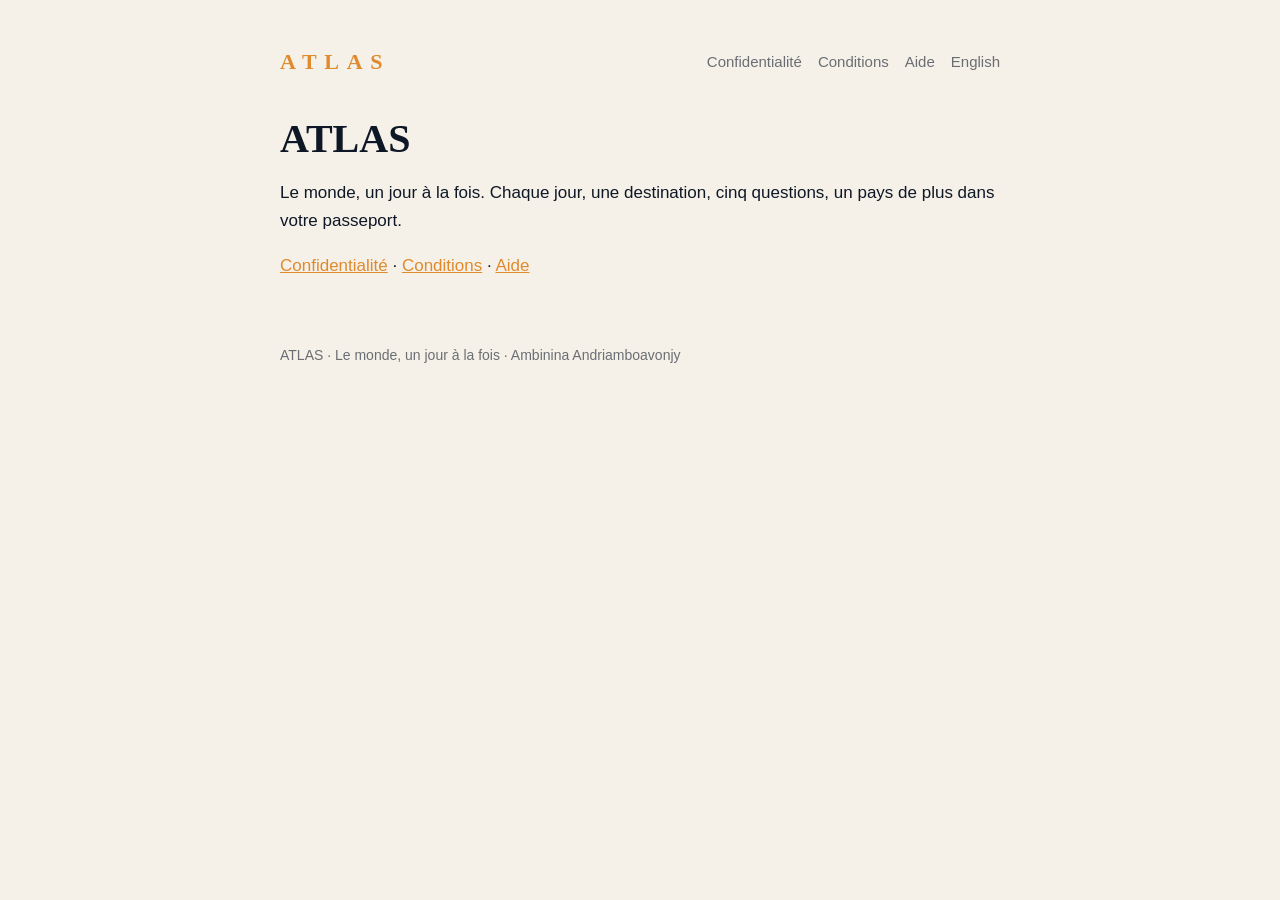
<file: index.html>
<!doctype html><html lang="fr"><head><meta charset="utf-8"><meta name="viewport" content="width=device-width,initial-scale=1">
<title>ATLAS · ATLAS</title><link rel="stylesheet" href="style.css"></head><body><main>
<header><a class="brand" href="index.html">ATLAS</a><nav><a href="privacy.html">Confidentialité</a><a href="terms.html">Conditions</a><a href="support.html">Aide</a><a href="en/index.html">English</a></nav></header>
<h1>ATLAS</h1><p>Le monde, un jour à la fois. Chaque jour, une destination, cinq questions, un pays de plus dans votre passeport.</p>
<p><a href="privacy.html">Confidentialité</a> · <a href="terms.html">Conditions</a> · <a href="support.html">Aide</a></p>
<footer>ATLAS · Le monde, un jour à la fois · Ambinina Andriamboavonjy</footer></main></body></html>
</file>
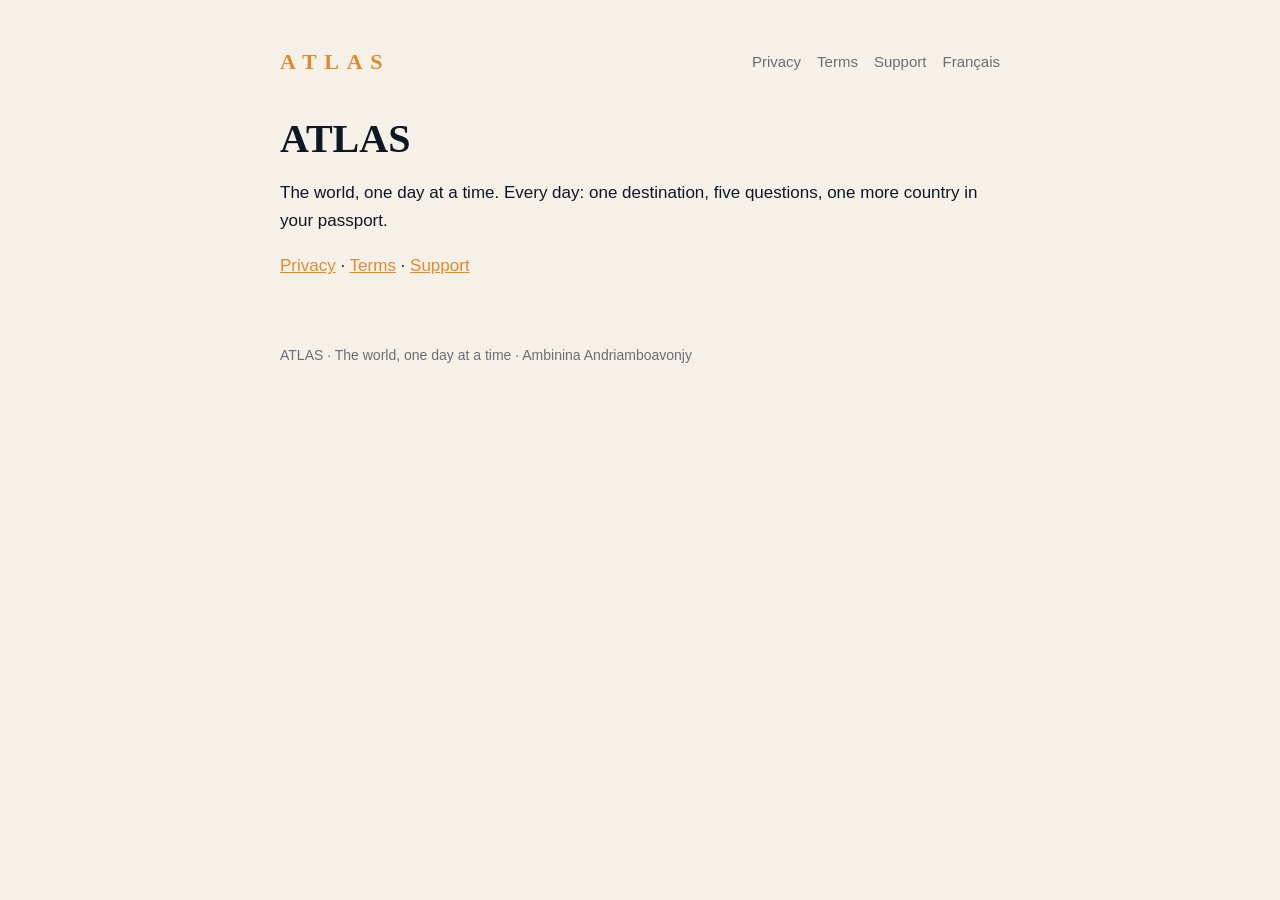
<file: en/index.html>
<!doctype html><html lang="en"><head><meta charset="utf-8"><meta name="viewport" content="width=device-width,initial-scale=1">
<title>ATLAS · ATLAS</title><link rel="stylesheet" href="../style.css"></head><body><main>
<header><a class="brand" href="../en/index.html">ATLAS</a><nav><a href="privacy.html">Privacy</a><a href="terms.html">Terms</a><a href="support.html">Support</a><a href="../index.html">Français</a></nav></header>
<h1>ATLAS</h1><p>The world, one day at a time. Every day: one destination, five questions, one more country in your passport.</p>
<p><a href="privacy.html">Privacy</a> · <a href="terms.html">Terms</a> · <a href="support.html">Support</a></p>
<footer>ATLAS · The world, one day at a time · Ambinina Andriamboavonjy</footer></main></body></html>
</file>
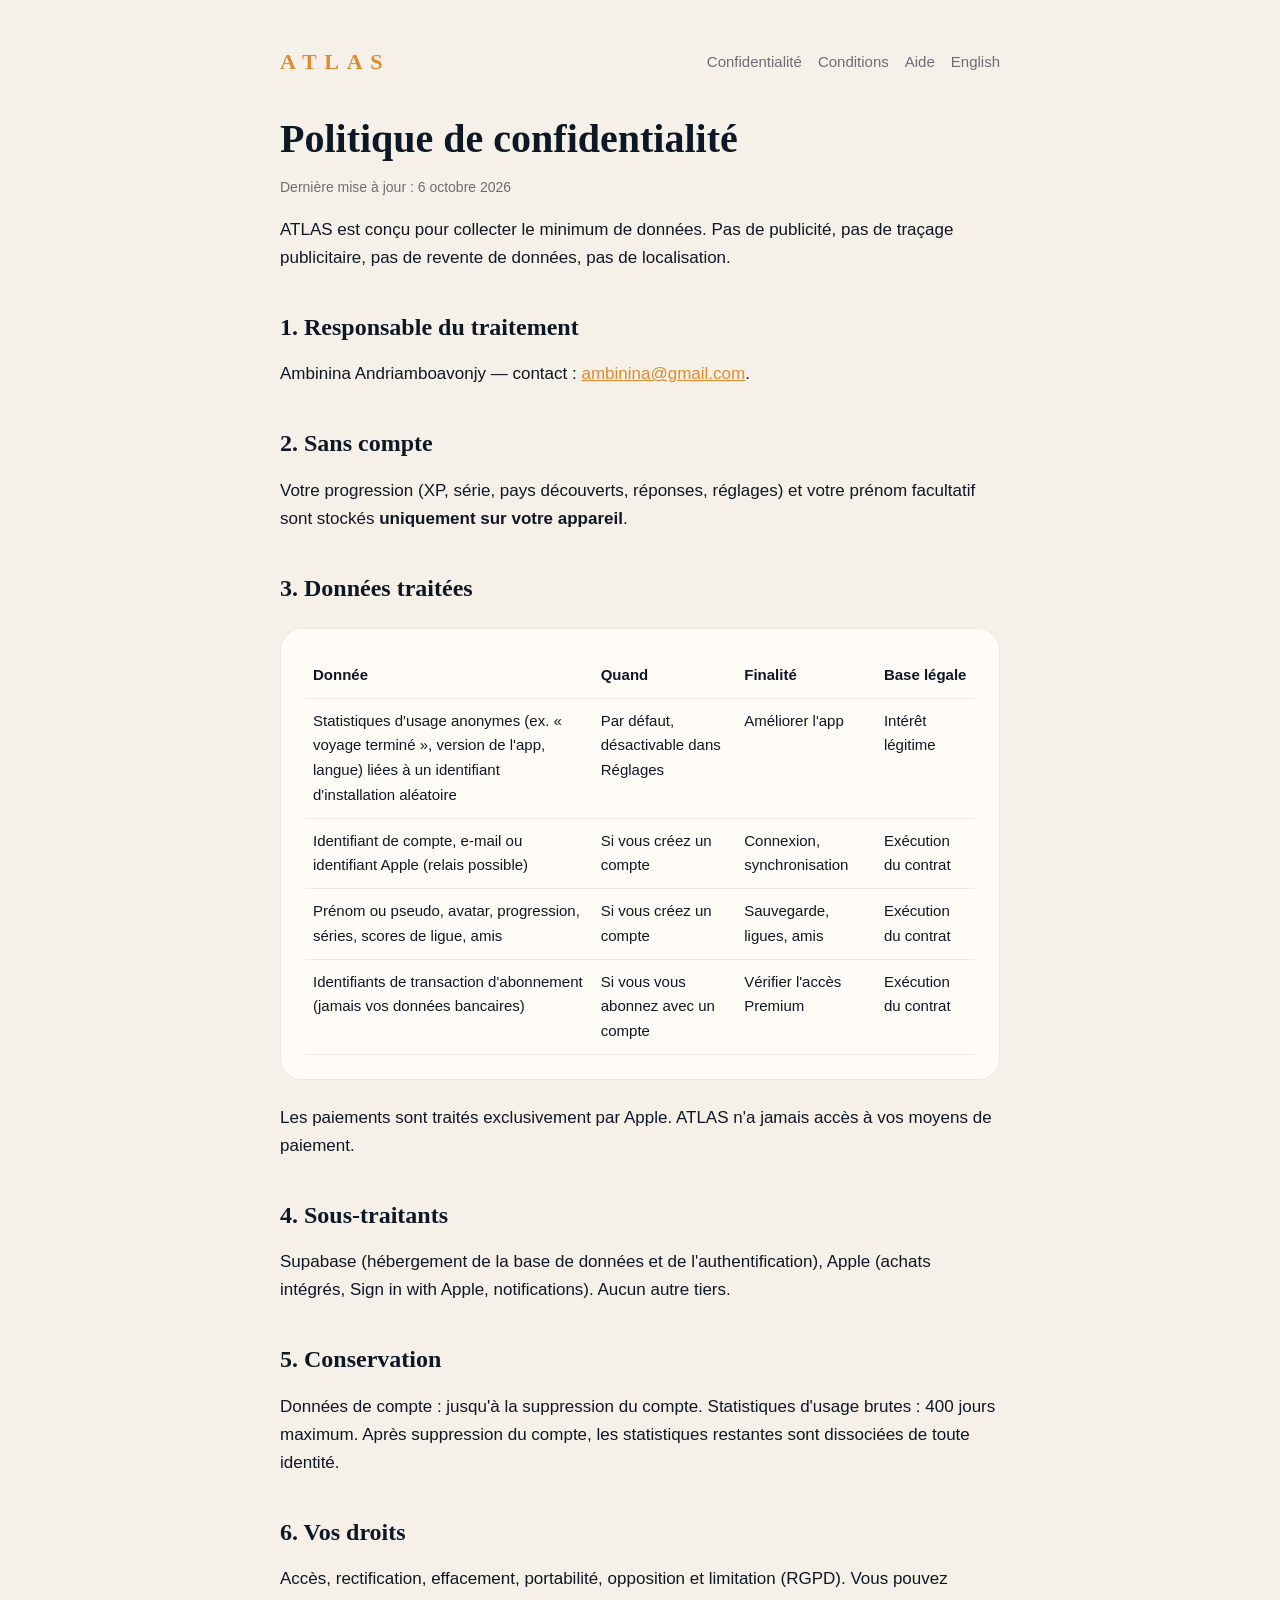
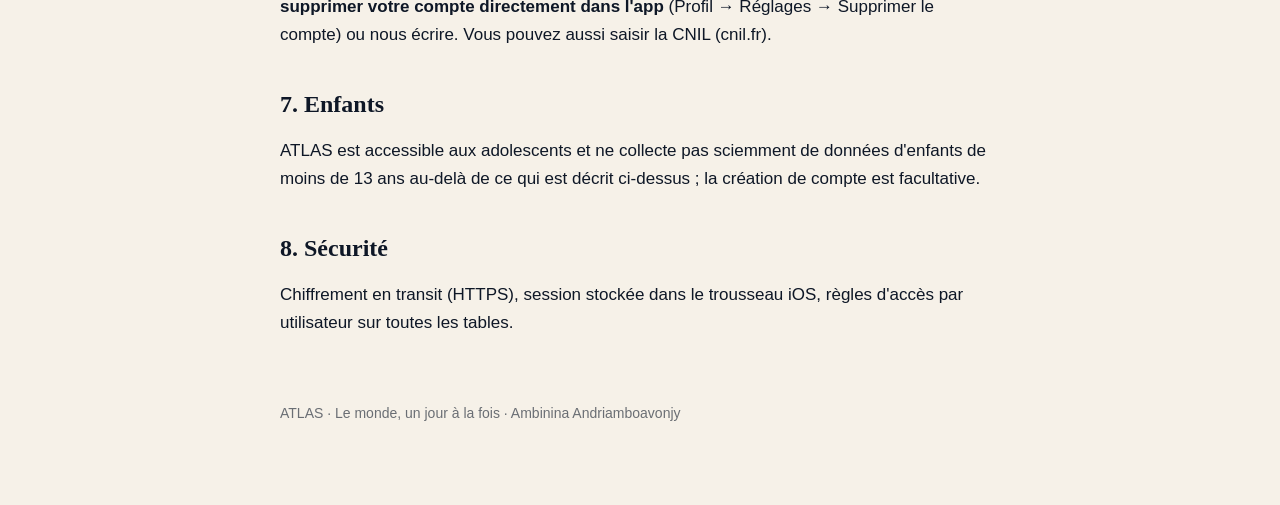
<file: privacy.html>
<!doctype html><html lang="fr"><head><meta charset="utf-8"><meta name="viewport" content="width=device-width,initial-scale=1">
<title>Confidentialité · ATLAS</title><link rel="stylesheet" href="style.css"></head><body><main>
<header><a class="brand" href="index.html">ATLAS</a><nav><a href="privacy.html">Confidentialité</a><a href="terms.html">Conditions</a><a href="support.html">Aide</a><a href="en/privacy.html">English</a></nav></header>
<h1>Politique de confidentialité</h1><p class="meta">Dernière mise à jour : 6 octobre 2026</p>
<p>ATLAS est conçu pour collecter le minimum de données. Pas de publicité, pas de traçage publicitaire, pas de revente de données, pas de localisation.</p>
<h2>1. Responsable du traitement</h2><p>Ambinina Andriamboavonjy — contact : <a href="mailto:ambinina@gmail.com">ambinina@gmail.com</a>.</p>
<h2>2. Sans compte</h2><p>Votre progression (XP, série, pays découverts, réponses, réglages) et votre prénom facultatif sont stockés <strong>uniquement sur votre appareil</strong>.</p>
<h2>3. Données traitées</h2><div class="card"><table>
<tr><th>Donnée</th><th>Quand</th><th>Finalité</th><th>Base légale</th></tr>
<tr><td>Statistiques d'usage anonymes (ex. « voyage terminé », version de l'app, langue) liées à un identifiant d'installation aléatoire</td><td>Par défaut, désactivable dans Réglages</td><td>Améliorer l'app</td><td>Intérêt légitime</td></tr>
<tr><td>Identifiant de compte, e-mail ou identifiant Apple (relais possible)</td><td>Si vous créez un compte</td><td>Connexion, synchronisation</td><td>Exécution du contrat</td></tr>
<tr><td>Prénom ou pseudo, avatar, progression, séries, scores de ligue, amis</td><td>Si vous créez un compte</td><td>Sauvegarde, ligues, amis</td><td>Exécution du contrat</td></tr>
<tr><td>Identifiants de transaction d'abonnement (jamais vos données bancaires)</td><td>Si vous vous abonnez avec un compte</td><td>Vérifier l'accès Premium</td><td>Exécution du contrat</td></tr>
</table></div>
<p>Les paiements sont traités exclusivement par Apple. ATLAS n'a jamais accès à vos moyens de paiement.</p>
<h2>4. Sous-traitants</h2><p>Supabase (hébergement de la base de données et de l'authentification), Apple (achats intégrés, Sign in with Apple, notifications). Aucun autre tiers.</p>
<h2>5. Conservation</h2><p>Données de compte : jusqu'à la suppression du compte. Statistiques d'usage brutes : 400 jours maximum. Après suppression du compte, les statistiques restantes sont dissociées de toute identité.</p>
<h2>6. Vos droits</h2><p>Accès, rectification, effacement, portabilité, opposition et limitation (RGPD). Vous pouvez <strong>supprimer votre compte directement dans l'app</strong> (Profil → Réglages → Supprimer le compte) ou nous écrire. Vous pouvez aussi saisir la CNIL (cnil.fr).</p>
<h2>7. Enfants</h2><p>ATLAS est accessible aux adolescents et ne collecte pas sciemment de données d'enfants de moins de 13 ans au-delà de ce qui est décrit ci-dessus ; la création de compte est facultative.</p>
<h2>8. Sécurité</h2><p>Chiffrement en transit (HTTPS), session stockée dans le trousseau iOS, règles d'accès par utilisateur sur toutes les tables.</p>
<footer>ATLAS · Le monde, un jour à la fois · Ambinina Andriamboavonjy</footer></main></body></html>
</file>
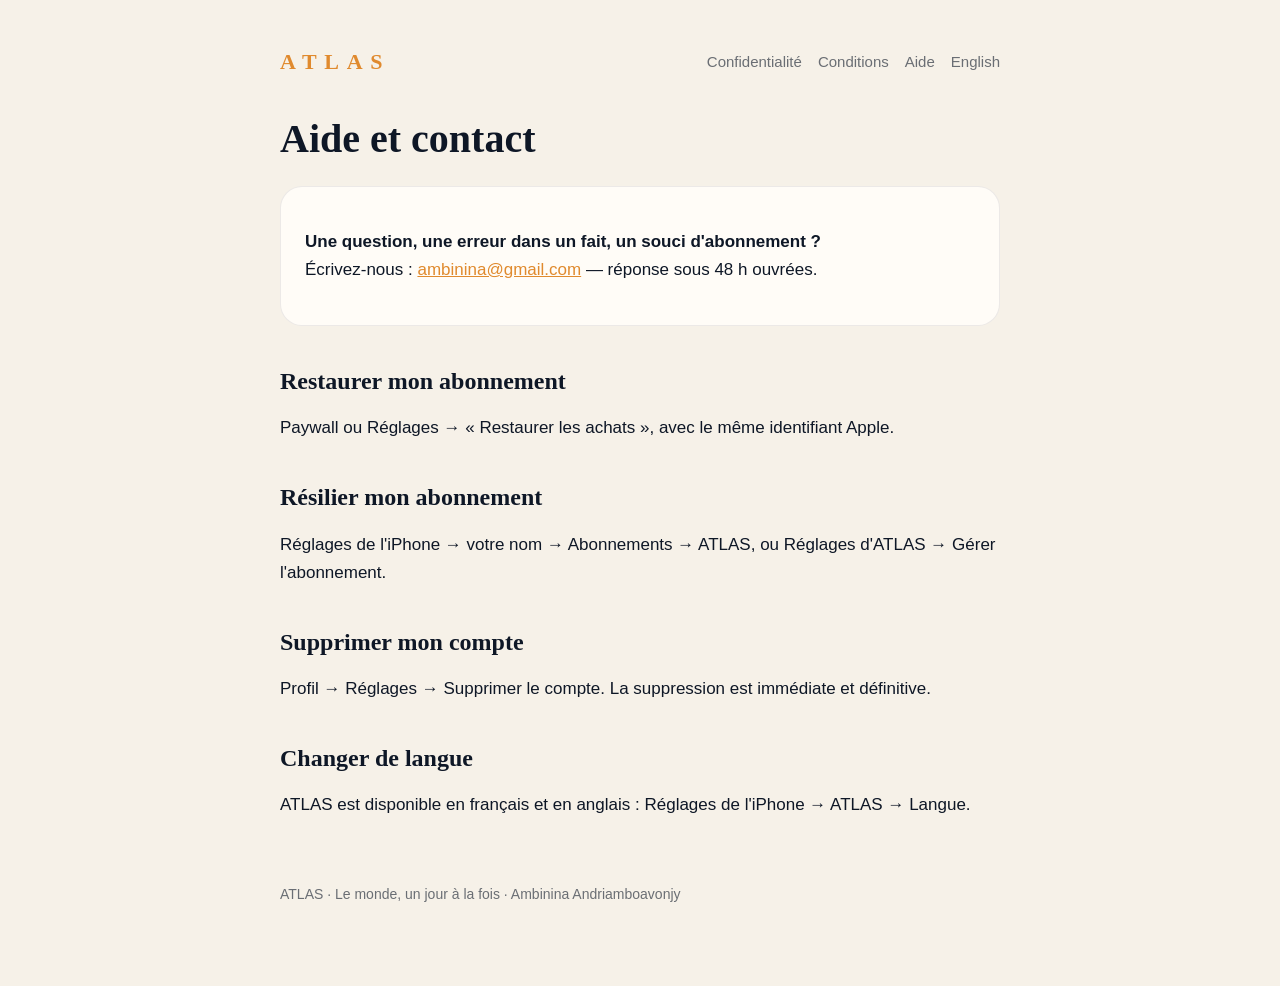
<file: support.html>
<!doctype html><html lang="fr"><head><meta charset="utf-8"><meta name="viewport" content="width=device-width,initial-scale=1">
<title>Aide · ATLAS</title><link rel="stylesheet" href="style.css"></head><body><main>
<header><a class="brand" href="index.html">ATLAS</a><nav><a href="privacy.html">Confidentialité</a><a href="terms.html">Conditions</a><a href="support.html">Aide</a><a href="en/support.html">English</a></nav></header>
<h1>Aide et contact</h1>
<div class="card"><p><strong>Une question, une erreur dans un fait, un souci d'abonnement ?</strong><br>Écrivez-nous : <a href="mailto:ambinina@gmail.com">ambinina@gmail.com</a> — réponse sous 48 h ouvrées.</p></div>
<h2>Restaurer mon abonnement</h2><p>Paywall ou Réglages → « Restaurer les achats », avec le même identifiant Apple.</p>
<h2>Résilier mon abonnement</h2><p>Réglages de l'iPhone → votre nom → Abonnements → ATLAS, ou Réglages d'ATLAS → Gérer l'abonnement.</p>
<h2>Supprimer mon compte</h2><p>Profil → Réglages → Supprimer le compte. La suppression est immédiate et définitive.</p>
<h2>Changer de langue</h2><p>ATLAS est disponible en français et en anglais : Réglages de l'iPhone → ATLAS → Langue.</p>
<footer>ATLAS · Le monde, un jour à la fois · Ambinina Andriamboavonjy</footer></main></body></html>
</file>
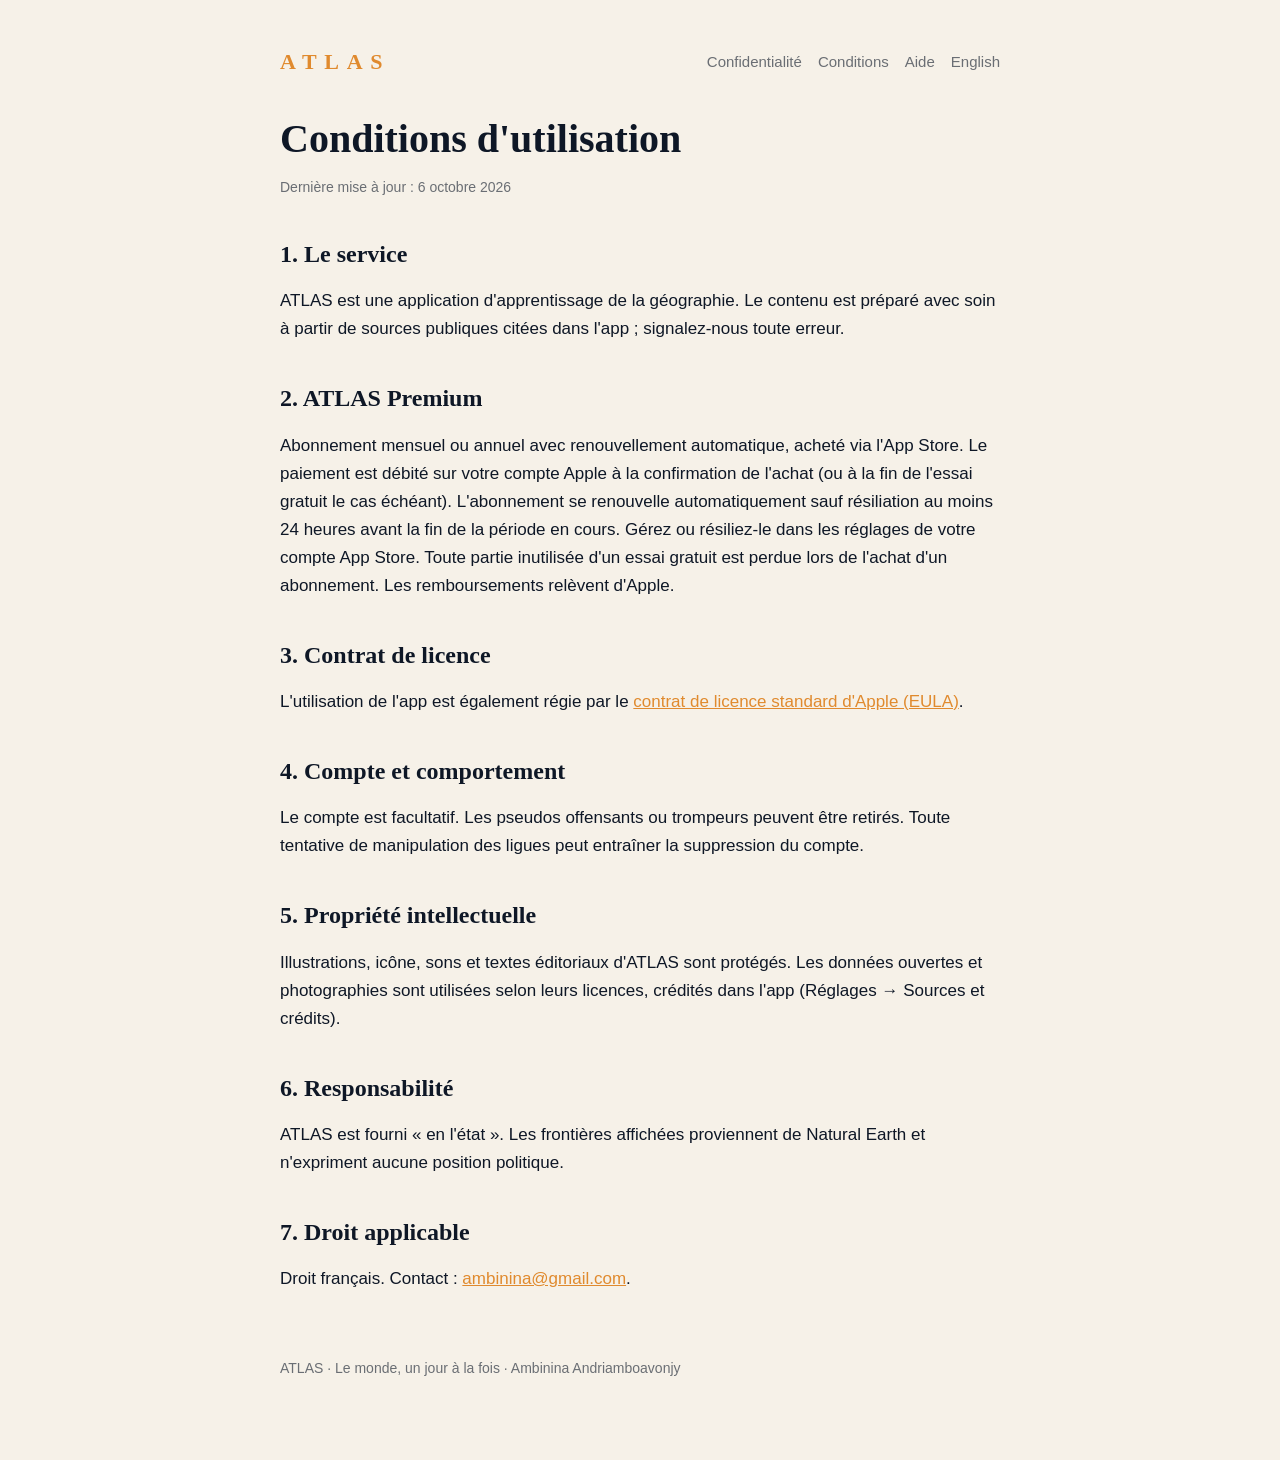
<file: terms.html>
<!doctype html><html lang="fr"><head><meta charset="utf-8"><meta name="viewport" content="width=device-width,initial-scale=1">
<title>Conditions · ATLAS</title><link rel="stylesheet" href="style.css"></head><body><main>
<header><a class="brand" href="index.html">ATLAS</a><nav><a href="privacy.html">Confidentialité</a><a href="terms.html">Conditions</a><a href="support.html">Aide</a><a href="en/terms.html">English</a></nav></header>
<h1>Conditions d'utilisation</h1><p class="meta">Dernière mise à jour : 6 octobre 2026</p>
<h2>1. Le service</h2><p>ATLAS est une application d'apprentissage de la géographie. Le contenu est préparé avec soin à partir de sources publiques citées dans l'app ; signalez-nous toute erreur.</p>
<h2>2. ATLAS Premium</h2><p>Abonnement mensuel ou annuel avec renouvellement automatique, acheté via l'App Store. Le paiement est débité sur votre compte Apple à la confirmation de l'achat (ou à la fin de l'essai gratuit le cas échéant). L'abonnement se renouvelle automatiquement sauf résiliation au moins 24 heures avant la fin de la période en cours. Gérez ou résiliez-le dans les réglages de votre compte App Store. Toute partie inutilisée d'un essai gratuit est perdue lors de l'achat d'un abonnement. Les remboursements relèvent d'Apple.</p>
<h2>3. Contrat de licence</h2><p>L'utilisation de l'app est également régie par le <a href="https://www.apple.com/legal/internet-services/itunes/dev/stdeula/">contrat de licence standard d'Apple (EULA)</a>.</p>
<h2>4. Compte et comportement</h2><p>Le compte est facultatif. Les pseudos offensants ou trompeurs peuvent être retirés. Toute tentative de manipulation des ligues peut entraîner la suppression du compte.</p>
<h2>5. Propriété intellectuelle</h2><p>Illustrations, icône, sons et textes éditoriaux d'ATLAS sont protégés. Les données ouvertes et photographies sont utilisées selon leurs licences, crédités dans l'app (Réglages → Sources et crédits).</p>
<h2>6. Responsabilité</h2><p>ATLAS est fourni « en l'état ». Les frontières affichées proviennent de Natural Earth et n'expriment aucune position politique.</p>
<h2>7. Droit applicable</h2><p>Droit français. Contact : <a href="mailto:ambinina@gmail.com">ambinina@gmail.com</a>.</p>
<footer>ATLAS · Le monde, un jour à la fois · Ambinina Andriamboavonjy</footer></main></body></html>
</file>
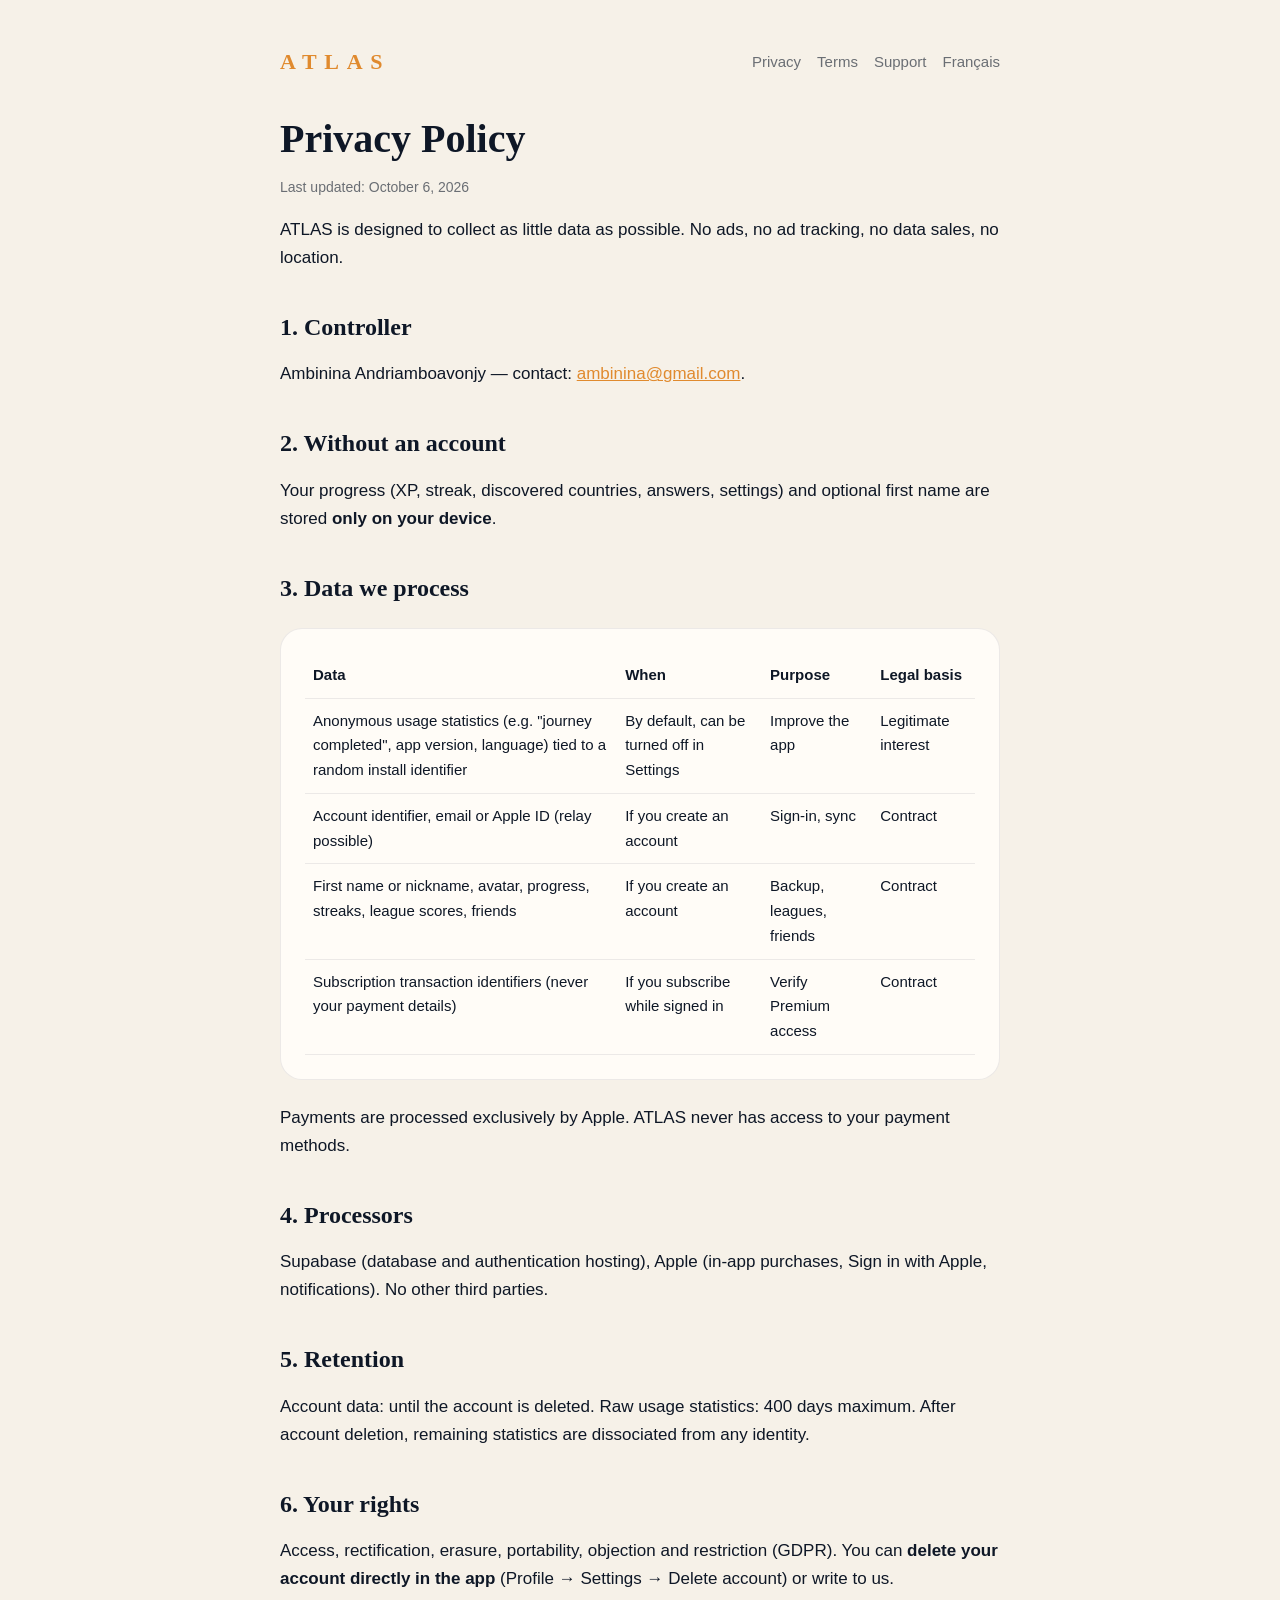
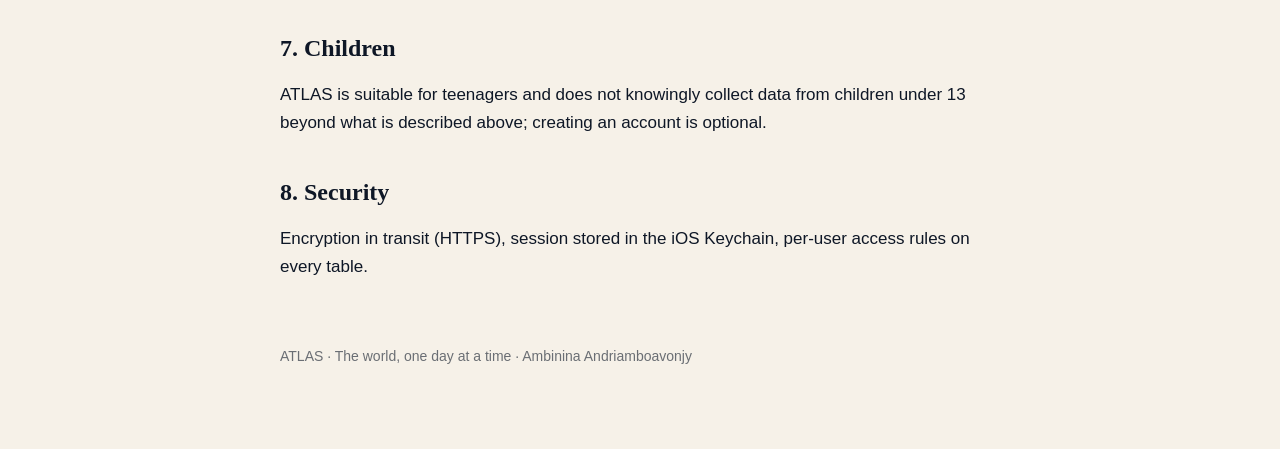
<file: en/privacy.html>
<!doctype html><html lang="en"><head><meta charset="utf-8"><meta name="viewport" content="width=device-width,initial-scale=1">
<title>Privacy · ATLAS</title><link rel="stylesheet" href="../style.css"></head><body><main>
<header><a class="brand" href="../en/index.html">ATLAS</a><nav><a href="privacy.html">Privacy</a><a href="terms.html">Terms</a><a href="support.html">Support</a><a href="../privacy.html">Français</a></nav></header>
<h1>Privacy Policy</h1><p class="meta">Last updated: October 6, 2026</p>
<p>ATLAS is designed to collect as little data as possible. No ads, no ad tracking, no data sales, no location.</p>
<h2>1. Controller</h2><p>Ambinina Andriamboavonjy — contact: <a href="mailto:ambinina@gmail.com">ambinina@gmail.com</a>.</p>
<h2>2. Without an account</h2><p>Your progress (XP, streak, discovered countries, answers, settings) and optional first name are stored <strong>only on your device</strong>.</p>
<h2>3. Data we process</h2><div class="card"><table>
<tr><th>Data</th><th>When</th><th>Purpose</th><th>Legal basis</th></tr>
<tr><td>Anonymous usage statistics (e.g. "journey completed", app version, language) tied to a random install identifier</td><td>By default, can be turned off in Settings</td><td>Improve the app</td><td>Legitimate interest</td></tr>
<tr><td>Account identifier, email or Apple ID (relay possible)</td><td>If you create an account</td><td>Sign-in, sync</td><td>Contract</td></tr>
<tr><td>First name or nickname, avatar, progress, streaks, league scores, friends</td><td>If you create an account</td><td>Backup, leagues, friends</td><td>Contract</td></tr>
<tr><td>Subscription transaction identifiers (never your payment details)</td><td>If you subscribe while signed in</td><td>Verify Premium access</td><td>Contract</td></tr>
</table></div>
<p>Payments are processed exclusively by Apple. ATLAS never has access to your payment methods.</p>
<h2>4. Processors</h2><p>Supabase (database and authentication hosting), Apple (in-app purchases, Sign in with Apple, notifications). No other third parties.</p>
<h2>5. Retention</h2><p>Account data: until the account is deleted. Raw usage statistics: 400 days maximum. After account deletion, remaining statistics are dissociated from any identity.</p>
<h2>6. Your rights</h2><p>Access, rectification, erasure, portability, objection and restriction (GDPR). You can <strong>delete your account directly in the app</strong> (Profile → Settings → Delete account) or write to us.</p>
<h2>7. Children</h2><p>ATLAS is suitable for teenagers and does not knowingly collect data from children under 13 beyond what is described above; creating an account is optional.</p>
<h2>8. Security</h2><p>Encryption in transit (HTTPS), session stored in the iOS Keychain, per-user access rules on every table.</p>
<footer>ATLAS · The world, one day at a time · Ambinina Andriamboavonjy</footer></main></body></html>
</file>
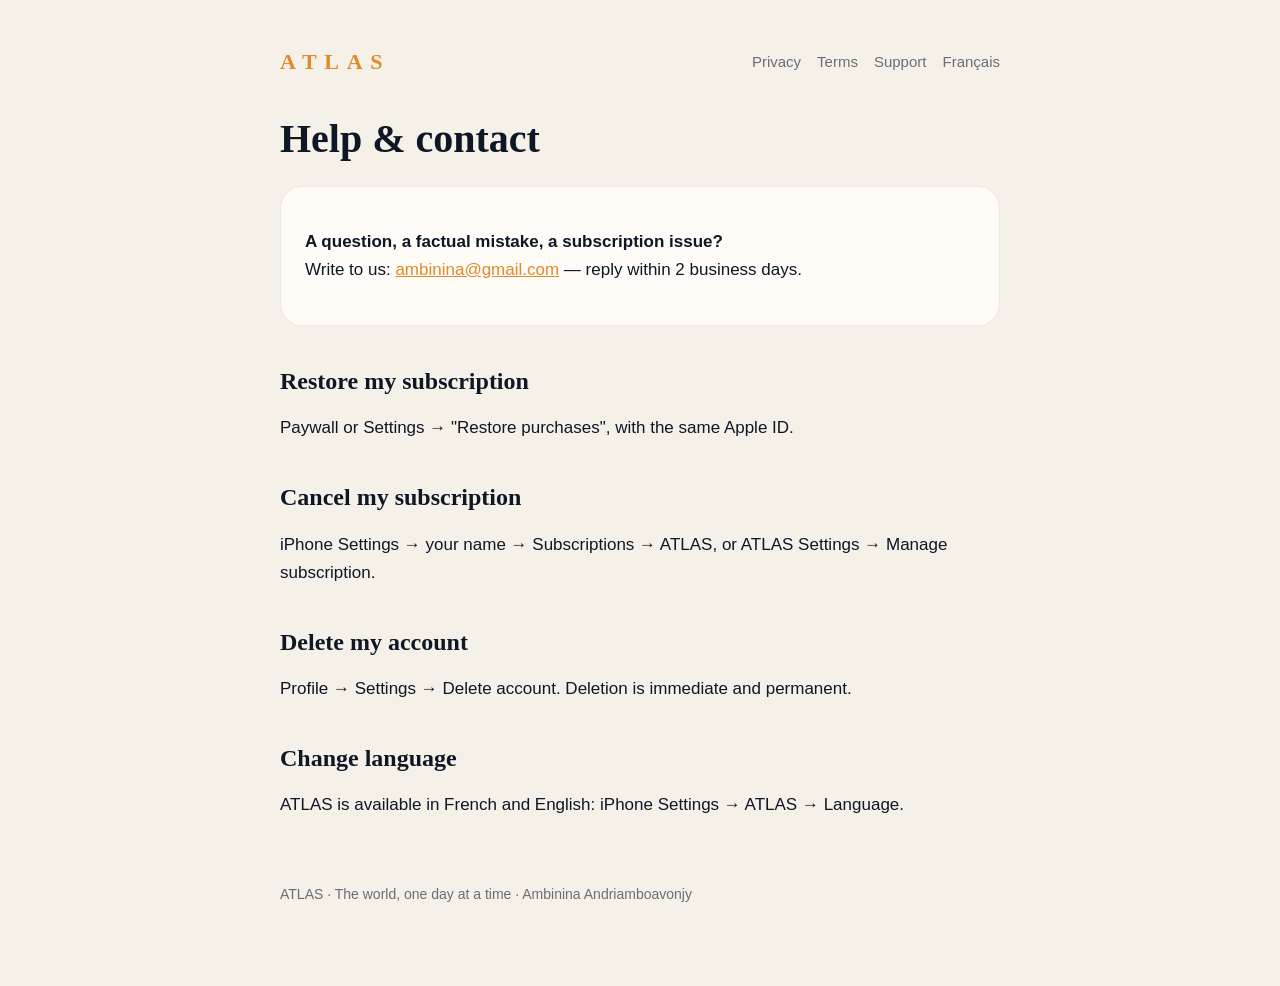
<file: en/support.html>
<!doctype html><html lang="en"><head><meta charset="utf-8"><meta name="viewport" content="width=device-width,initial-scale=1">
<title>Support · ATLAS</title><link rel="stylesheet" href="../style.css"></head><body><main>
<header><a class="brand" href="../en/index.html">ATLAS</a><nav><a href="privacy.html">Privacy</a><a href="terms.html">Terms</a><a href="support.html">Support</a><a href="../support.html">Français</a></nav></header>
<h1>Help &amp; contact</h1>
<div class="card"><p><strong>A question, a factual mistake, a subscription issue?</strong><br>Write to us: <a href="mailto:ambinina@gmail.com">ambinina@gmail.com</a> — reply within 2 business days.</p></div>
<h2>Restore my subscription</h2><p>Paywall or Settings → "Restore purchases", with the same Apple ID.</p>
<h2>Cancel my subscription</h2><p>iPhone Settings → your name → Subscriptions → ATLAS, or ATLAS Settings → Manage subscription.</p>
<h2>Delete my account</h2><p>Profile → Settings → Delete account. Deletion is immediate and permanent.</p>
<h2>Change language</h2><p>ATLAS is available in French and English: iPhone Settings → ATLAS → Language.</p>
<footer>ATLAS · The world, one day at a time · Ambinina Andriamboavonjy</footer></main></body></html>
</file>
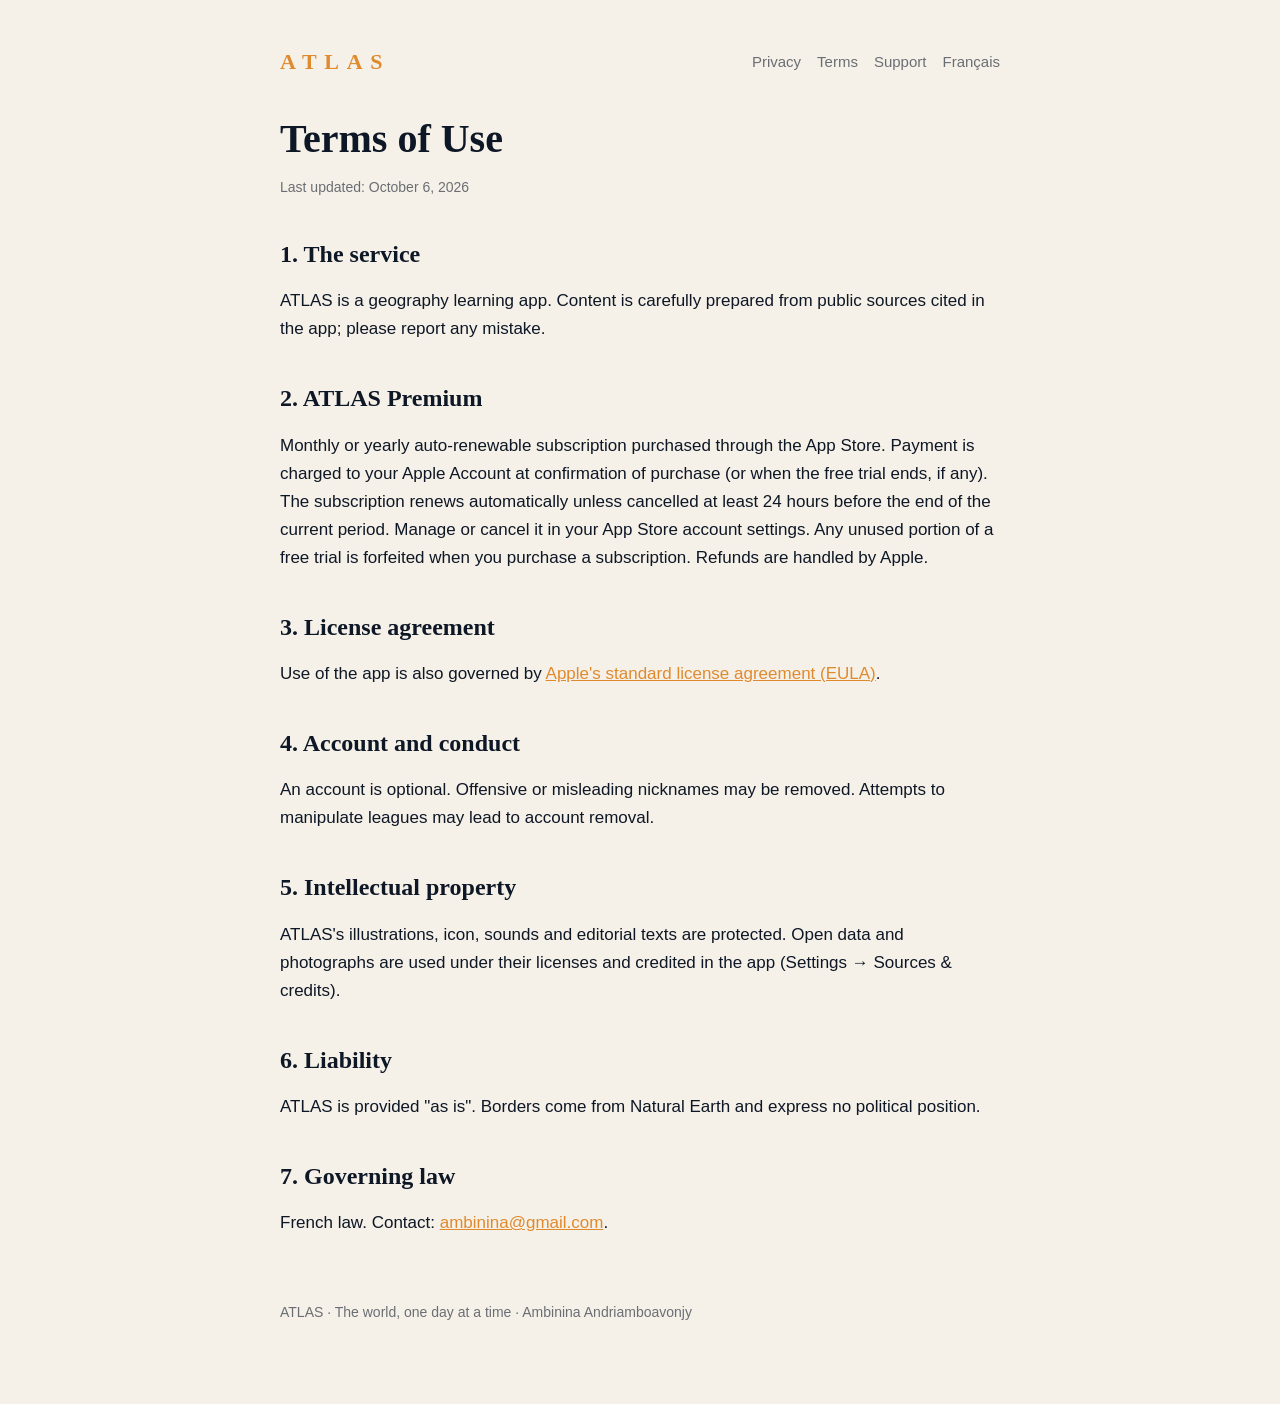
<file: en/terms.html>
<!doctype html><html lang="en"><head><meta charset="utf-8"><meta name="viewport" content="width=device-width,initial-scale=1">
<title>Terms · ATLAS</title><link rel="stylesheet" href="../style.css"></head><body><main>
<header><a class="brand" href="../en/index.html">ATLAS</a><nav><a href="privacy.html">Privacy</a><a href="terms.html">Terms</a><a href="support.html">Support</a><a href="../terms.html">Français</a></nav></header>
<h1>Terms of Use</h1><p class="meta">Last updated: October 6, 2026</p>
<h2>1. The service</h2><p>ATLAS is a geography learning app. Content is carefully prepared from public sources cited in the app; please report any mistake.</p>
<h2>2. ATLAS Premium</h2><p>Monthly or yearly auto-renewable subscription purchased through the App Store. Payment is charged to your Apple Account at confirmation of purchase (or when the free trial ends, if any). The subscription renews automatically unless cancelled at least 24 hours before the end of the current period. Manage or cancel it in your App Store account settings. Any unused portion of a free trial is forfeited when you purchase a subscription. Refunds are handled by Apple.</p>
<h2>3. License agreement</h2><p>Use of the app is also governed by <a href="https://www.apple.com/legal/internet-services/itunes/dev/stdeula/">Apple's standard license agreement (EULA)</a>.</p>
<h2>4. Account and conduct</h2><p>An account is optional. Offensive or misleading nicknames may be removed. Attempts to manipulate leagues may lead to account removal.</p>
<h2>5. Intellectual property</h2><p>ATLAS's illustrations, icon, sounds and editorial texts are protected. Open data and photographs are used under their licenses and credited in the app (Settings → Sources & credits).</p>
<h2>6. Liability</h2><p>ATLAS is provided "as is". Borders come from Natural Earth and express no political position.</p>
<h2>7. Governing law</h2><p>French law. Contact: <a href="mailto:ambinina@gmail.com">ambinina@gmail.com</a>.</p>
<footer>ATLAS · The world, one day at a time · Ambinina Andriamboavonjy</footer></main></body></html>
</file>
<file: style.css>
:root{--ink:#0E1726;--soft:#0e172699;--bg:#F6F1E8;--card:#FFFCF7;--accent:#E08A2E;--line:#0e172614}
@media (prefers-color-scheme:dark){:root{--ink:#F4EFE6;--soft:#f4efe69e;--bg:#070B14;--card:#101827;--accent:#F6B547;--line:#ffffff17}}
*{box-sizing:border-box}body{margin:0;background:var(--bg);color:var(--ink);font:17px/1.65 -apple-system,BlinkMacSystemFont,"Segoe UI",sans-serif}
main{max-width:760px;margin:0 auto;padding:48px 20px 80px}
header{display:flex;align-items:center;justify-content:space-between;gap:12px;margin-bottom:40px}
.brand{font:600 22px/1 "New York",Georgia,serif;letter-spacing:.35em;color:var(--accent);text-decoration:none}
nav a{color:var(--soft);text-decoration:none;margin-left:16px;font-size:15px}nav a:hover{color:var(--ink)}
h1{font:700 40px/1.15 "New York",Georgia,serif;margin:0 0 8px}h2{font:600 24px/1.3 "New York",Georgia,serif;margin:40px 0 8px}
.meta{color:var(--soft);font-size:14px}.card{background:var(--card);border:1px solid var(--line);border-radius:22px;padding:24px;margin:24px 0}
table{width:100%;border-collapse:collapse;font-size:15px}td,th{border-bottom:1px solid var(--line);padding:10px 8px;text-align:left;vertical-align:top}
a{color:var(--accent)}footer{margin-top:64px;color:var(--soft);font-size:14px}
</file>
